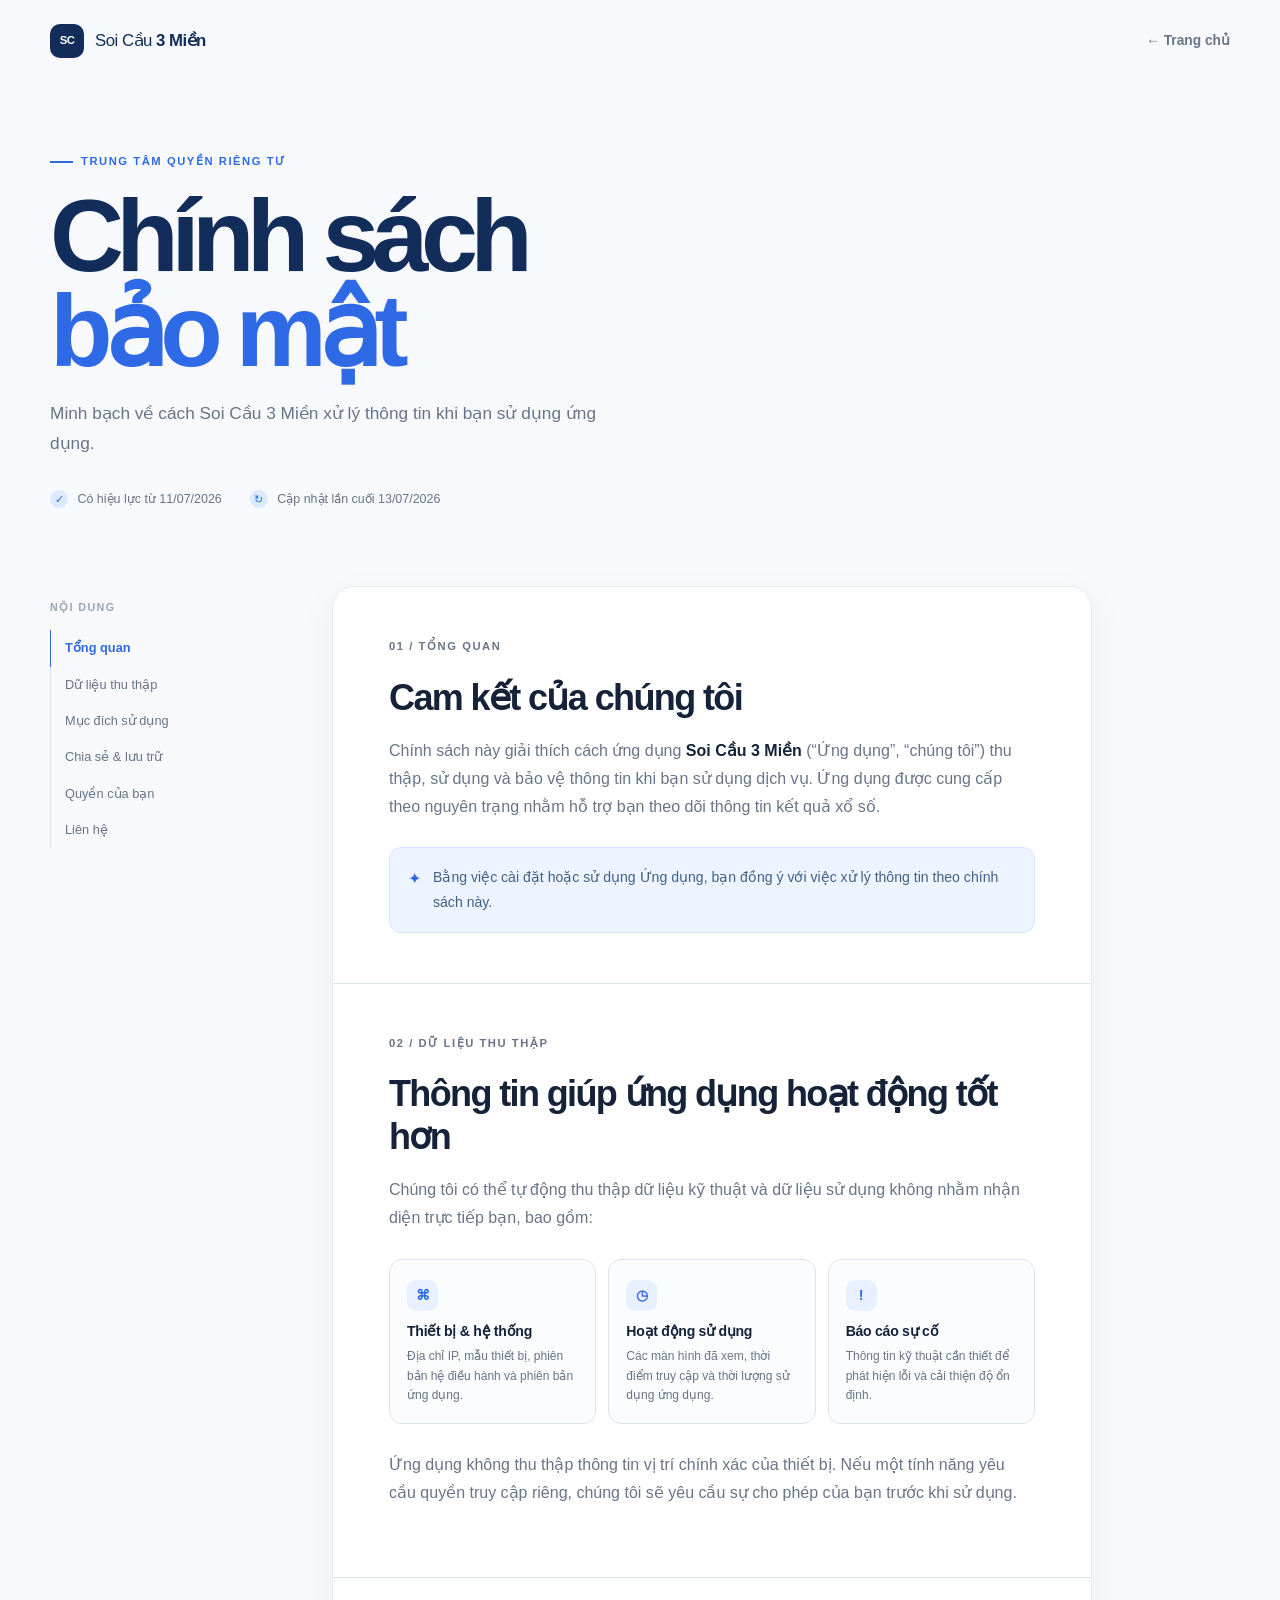
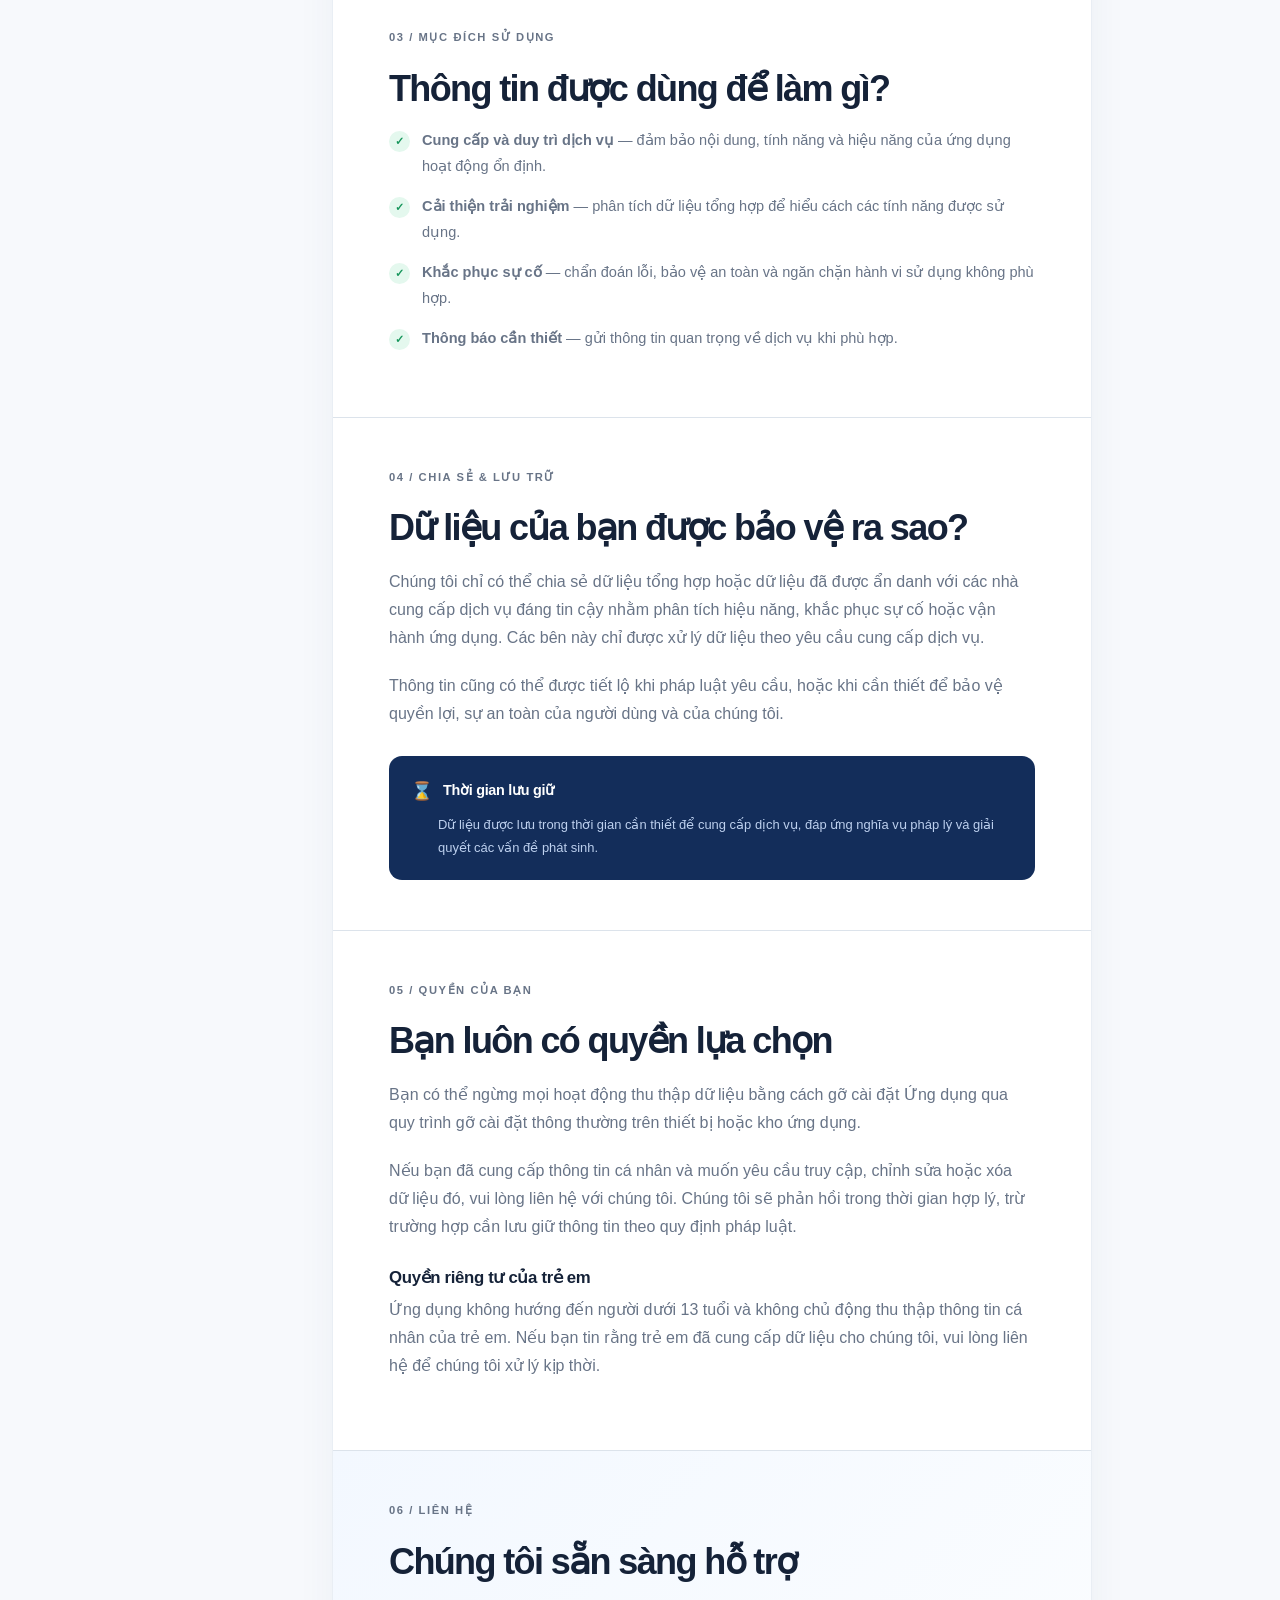
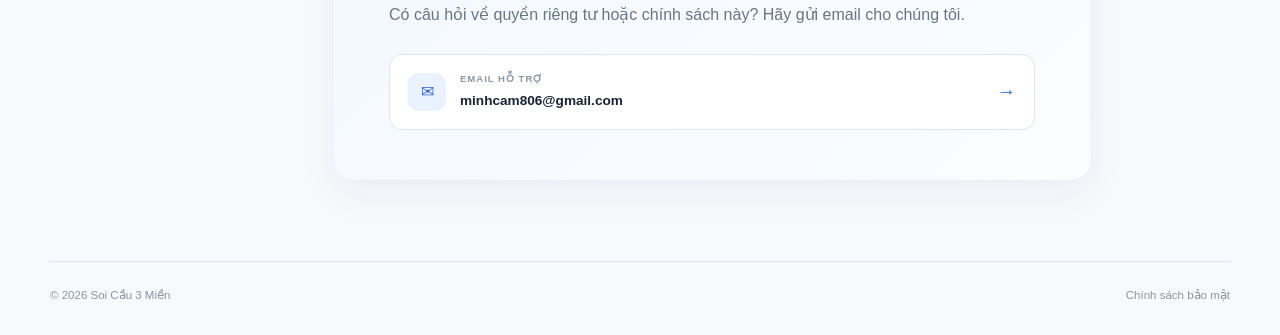
<file: privacy-policy.html>
<!doctype html>
<html lang="vi">
  <head>
    <meta charset="UTF-8" />
    <meta name="viewport" content="width=device-width, initial-scale=1.0" />
    <title>Chính sách bảo mật | Soi Cầu 3 Miền</title>
    <meta
      name="description"
      content="Chính sách bảo mật của ứng dụng Soi Cầu 3 Miền."
    />
    <link rel="icon" type="image/png" href="/favicon.png" />
    <link rel="stylesheet" href="main.css" />
    <link rel="stylesheet" href="https://fonts.cdnfonts.com/css/avo" />
  </head>
  <body class="policy-page">
    <nav class="policy-nav" aria-label="Điều hướng chính">
      <a
        class="brand"
        href="index.html"
        aria-label="Soi Cầu 3 Miền - Trang chủ"
      >
        <span class="brand-mark">SC</span><span>Soi Cầu <b>3 Miền</b></span>
      </a>
      <a class="back-link" href="index.html">← Trang chủ</a>
    </nav>

    <main class="policy-shell">
      <header class="policy-hero">
        <span class="eyebrow"><span></span> TRUNG TÂM QUYỀN RIÊNG TƯ</span>
        <h1>Chính sách<br /><em>bảo mật</em></h1>
        <p>
          Minh bạch về cách Soi Cầu 3 Miền xử lý thông tin khi bạn sử dụng ứng
          dụng.
        </p>
        <div class="policy-meta">
          <span><i>✓</i> Có hiệu lực từ 11/07/2026</span>
          <span><i>↻</i> Cập nhật lần cuối 13/07/2026</span>
        </div>
      </header>

      <div class="policy-layout">
        <aside class="policy-toc" aria-label="Mục lục">
          <p>NỘI DUNG</p>
          <a href="#overview" class="is-active">Tổng quan</a>
          <a href="#collection">Dữ liệu thu thập</a>
          <a href="#purpose">Mục đích sử dụng</a>
          <a href="#sharing">Chia sẻ &amp; lưu trữ</a>
          <a href="#rights">Quyền của bạn</a>
          <a href="#contact">Liên hệ</a>
        </aside>

        <article class="policy-content">
          <section id="overview">
            <p class="section-number">01 / TỔNG QUAN</p>
            <h2>Cam kết của chúng tôi</h2>
            <p>
              Chính sách này giải thích cách ứng dụng
              <strong>Soi Cầu 3 Miền</strong> (“Ứng dụng”, “chúng tôi”) thu
              thập, sử dụng và bảo vệ thông tin khi bạn sử dụng dịch vụ. Ứng
              dụng được cung cấp theo nguyên trạng nhằm hỗ trợ bạn theo dõi
              thông tin kết quả xổ số.
            </p>
            <div class="notice">
              <span>✦</span>
              <p>
                Bằng việc cài đặt hoặc sử dụng Ứng dụng, bạn đồng ý với việc xử
                lý thông tin theo chính sách này.
              </p>
            </div>
          </section>

          <section id="collection">
            <p class="section-number">02 / DỮ LIỆU THU THẬP</p>
            <h2>Thông tin giúp ứng dụng hoạt động tốt hơn</h2>
            <p>
              Chúng tôi có thể tự động thu thập dữ liệu kỹ thuật và dữ liệu sử
              dụng không nhằm nhận diện trực tiếp bạn, bao gồm:
            </p>
            <div class="data-grid">
              <div class="data-card">
                <span class="card-icon">⌘</span>
                <h3>Thiết bị &amp; hệ thống</h3>
                <p>
                  Địa chỉ IP, mẫu thiết bị, phiên bản hệ điều hành và phiên bản
                  ứng dụng.
                </p>
              </div>
              <div class="data-card">
                <span class="card-icon">◷</span>
                <h3>Hoạt động sử dụng</h3>
                <p>
                  Các màn hình đã xem, thời điểm truy cập và thời lượng sử dụng
                  ứng dụng.
                </p>
              </div>
              <div class="data-card">
                <span class="card-icon">!</span>
                <h3>Báo cáo sự cố</h3>
                <p>
                  Thông tin kỹ thuật cần thiết để phát hiện lỗi và cải thiện độ
                  ổn định.
                </p>
              </div>
            </div>
            <p>
              Ứng dụng không thu thập thông tin vị trí chính xác của thiết bị.
              Nếu một tính năng yêu cầu quyền truy cập riêng, chúng tôi sẽ yêu
              cầu sự cho phép của bạn trước khi sử dụng.
            </p>
          </section>

          <section id="purpose">
            <p class="section-number">03 / MỤC ĐÍCH SỬ DỤNG</p>
            <h2>Thông tin được dùng để làm gì?</h2>
            <ul class="check-list">
              <li>
                <span>✓</span>
                <p>
                  <b>Cung cấp và duy trì dịch vụ</b> — đảm bảo nội dung, tính
                  năng và hiệu năng của ứng dụng hoạt động ổn định.
                </p>
              </li>
              <li>
                <span>✓</span>
                <p>
                  <b>Cải thiện trải nghiệm</b> — phân tích dữ liệu tổng hợp để
                  hiểu cách các tính năng được sử dụng.
                </p>
              </li>
              <li>
                <span>✓</span>
                <p>
                  <b>Khắc phục sự cố</b> — chẩn đoán lỗi, bảo vệ an toàn và ngăn
                  chặn hành vi sử dụng không phù hợp.
                </p>
              </li>
              <li>
                <span>✓</span>
                <p>
                  <b>Thông báo cần thiết</b> — gửi thông tin quan trọng về dịch
                  vụ khi phù hợp.
                </p>
              </li>
            </ul>
          </section>

          <section id="sharing">
            <p class="section-number">04 / CHIA SẺ &amp; LƯU TRỮ</p>
            <h2>Dữ liệu của bạn được bảo vệ ra sao?</h2>
            <p>
              Chúng tôi chỉ có thể chia sẻ dữ liệu tổng hợp hoặc dữ liệu đã được
              ẩn danh với các nhà cung cấp dịch vụ đáng tin cậy nhằm phân tích
              hiệu năng, khắc phục sự cố hoặc vận hành ứng dụng. Các bên này chỉ
              được xử lý dữ liệu theo yêu cầu cung cấp dịch vụ.
            </p>
            <p>
              Thông tin cũng có thể được tiết lộ khi pháp luật yêu cầu, hoặc khi
              cần thiết để bảo vệ quyền lợi, sự an toàn của người dùng và của
              chúng tôi.
            </p>
            <div class="retention">
              <div>
                <span>⌛</span>
                <h3>Thời gian lưu giữ</h3>
              </div>
              <p>
                Dữ liệu được lưu trong thời gian cần thiết để cung cấp dịch vụ,
                đáp ứng nghĩa vụ pháp lý và giải quyết các vấn đề phát sinh.
              </p>
            </div>
          </section>

          <section id="rights">
            <p class="section-number">05 / QUYỀN CỦA BẠN</p>
            <h2>Bạn luôn có quyền lựa chọn</h2>
            <p>
              Bạn có thể ngừng mọi hoạt động thu thập dữ liệu bằng cách gỡ cài
              đặt Ứng dụng qua quy trình gỡ cài đặt thông thường trên thiết bị
              hoặc kho ứng dụng.
            </p>
            <p>
              Nếu bạn đã cung cấp thông tin cá nhân và muốn yêu cầu truy cập,
              chỉnh sửa hoặc xóa dữ liệu đó, vui lòng liên hệ với chúng tôi.
              Chúng tôi sẽ phản hồi trong thời gian hợp lý, trừ trường hợp cần
              lưu giữ thông tin theo quy định pháp luật.
            </p>
            <h3>Quyền riêng tư của trẻ em</h3>
            <p>
              Ứng dụng không hướng đến người dưới 13 tuổi và không chủ động thu
              thập thông tin cá nhân của trẻ em. Nếu bạn tin rằng trẻ em đã cung
              cấp dữ liệu cho chúng tôi, vui lòng liên hệ để chúng tôi xử lý kịp
              thời.
            </p>
          </section>

          <section id="contact" class="contact-section">
            <p class="section-number">06 / LIÊN HỆ</p>
            <h2>Chúng tôi sẵn sàng hỗ trợ</h2>
            <p>
              Có câu hỏi về quyền riêng tư hoặc chính sách này? Hãy gửi email
              cho chúng tôi.
            </p>
            <a class="email-card" href="mailto:minhcam806@gmail.com"
              ><span>✉</span>
              <div><small>EMAIL HỖ TRỢ</small><b>minhcam806@gmail.com</b></div>
              <i>→</i></a
            >
          </section>
        </article>
      </div>
    </main>
    <footer class="policy-footer">
      <span>© 2026 Soi Cầu 3 Miền</span><span>Chính sách bảo mật</span>
    </footer>
  </body>
</html>
</file>
<file: main.css>
* {
  margin: 0;
  padding: 0;
  box-sizing: border-box;
}

:root {
  /* Minimal Dark Theme Palette */
  --bg-primary: #121212;
  --bg-secondary: #1e1e1e;
  --text-primary: #ffffff;
  --text-secondary: #b3b3b3;
  --text-tertiary: #757575;
  --accent: #ffffff;
  --border-subtle: #333333;
  --hover-bg: rgba(255, 255, 255, 0.05);
}

body {
  font-family: "Avo", Arial, sans-serif;
  background: var(--bg-primary);
  color: var(--text-primary);
  line-height: 1.6;
  -webkit-font-smoothing: antialiased;
}

/* Typography */
h1,
h2,
h3,
h4,
h5,
h6 {
  font-family: "Avo", Arial, sans-serif;
  font-weight: 400;
  /* Bebas is naturally bold */
  margin-bottom: 0.5em;
  line-height: 1.1;
  letter-spacing: 0.02em;
}

h1 {
  font-size: clamp(3rem, 6vw, 5rem);
}

h2 {
  font-size: 2rem;
  margin-top: 2rem;
  color: var(--text-primary);
}

h3 {
  font-size: 1.5rem;
  margin-top: 1.5rem;
  color: var(--text-secondary);
}

p {
  margin-bottom: 1.5rem;
  color: var(--text-secondary);
}

ul,
ol {
  margin-bottom: 1.5rem;
  padding-left: 1.5rem;
  color: var(--text-secondary);
}

li {
  margin-bottom: 0.5rem;
}

a {
  color: var(--text-primary);
  text-decoration: none;
  transition: opacity 0.2s ease;
}

a:hover {
  opacity: 0.7;
}

/* Navigation */
nav {
  display: flex;
  justify-content: flex-end;
  padding: 2rem;
  gap: 2rem;
  position: absolute;
  top: 0;
  right: 0;
  width: 100%;
  z-index: 10;
}

nav a {
  font-size: 1rem;
  font-weight: 500;
  color: var(--text-secondary);
}

nav a:hover,
nav a.active {
  color: var(--text-primary);
}

/* Layout Containers */
.container {
  min-height: 100vh;
  display: flex;
  align-items: center;
  justify-content: center;
  padding: 2rem;
  position: relative;
}

.content-wrapper {
  display: grid;
  grid-template-columns: 1fr 1fr;
  gap: 4rem;
  max-width: 1200px;
  width: 100%;
  align-items: center;
}

/* Text Page Layout (Privacy Policy) */
.page-container {
  max-width: 800px;
  margin: 0 auto;
  padding: 8rem 2rem 4rem;
  /* Top padding clears nav */
}

.page-header {
  text-align: center;
  margin-bottom: 4rem;
  border-bottom: 1px solid var(--border-subtle);
  padding-bottom: 2rem;
}

.page-header p {
  font-size: 1.1rem;
  color: var(--text-tertiary);
}

.policy-content section {
  margin-bottom: 3rem;
}

/* Homepage Components */
.app-showcase {
  display: flex;
  justify-content: center;
  align-items: center;
  position: relative;
  width: 100%;
  max-width: 400px;
  margin: 0 auto;
  border-radius: 24px;
  border: 2px solid #04fab0;
  overflow: hidden;
  box-shadow: 0 20px 40px rgba(0, 0, 0, 0.5);
  /* Simple fade in */
  animation: fadeIn 1s ease-out forwards;
}

.app-demo-img,
.app-demo-lottie {
  width: 100%;
  display: block;
  transform: rotate(-5deg);
  /* Artistic tilt */
  transition: transform 0.5s cubic-bezier(0.2, 0.8, 0.2, 1);
}

.app-demo-img:hover,
.app-demo-lottie:hover {
  transform: rotate(0deg) scale(1.02);
}

.content {
  opacity: 0;
  animation: slideUp 0.8s ease-out 0.3s forwards;
}

.subtitle {
  font-size: clamp(1.2rem, 2vw, 1.5rem);
  color: var(--text-tertiary);
  margin-bottom: 3rem;
  font-family: "Avo", Arial, sans-serif;
}

.download-buttons {
  display: flex;
  gap: 1rem;
  margin-bottom: 3rem;
}

.download-btn {
  display: inline-flex;
  align-items: center;
  justify-content: center;
  gap: 0.8rem;
  padding: 1rem 1.5rem;
  border-radius: 12px;
  background: var(--bg-secondary);
  color: var(--text-primary);
  border: 2px solid transparent;
  font-weight: 500;
  transition: all 0.3s ease;
}

.download-btn:hover {
  background: var(--border-subtle);
  border-color: #2a6bff;
  transform: translateY(-2px);
}

.download-btn svg {
  width: 24px;
  height: 24px;
}

.footer-note {
  font-size: 0.9rem;
  color: var(--text-tertiary);
}

.footer-note a {
  border-bottom: 1px solid var(--border-subtle);
}

/* Animations */
@keyframes fadeIn {
  from {
    opacity: 0;
  }

  to {
    opacity: 1;
  }
}

@keyframes slideUp {
  from {
    opacity: 0;
    transform: translateY(20px);
  }

  to {
    opacity: 1;
    transform: translateY(0);
  }
}

/* Responsive */
@media (max-width: 768px) {
  .content-wrapper {
    grid-template-columns: 1fr;
    text-align: center;
    gap: 3rem;
  }

  .app-showcase {
    order: -1;
  }

  .download-buttons {
    justify-content: center;
    flex-direction: column;
    align-items: stretch;
  }

  nav {
    justify-content: center;
    background: rgba(18, 18, 18, 0.9);
    backdrop-filter: blur(10px);
  }
}

/* Privacy policy */
.policy-page {
  --ink: #152238;
  --muted: #687487;
  --line: #dce3eb;
  --navy: #132d5a;
  --blue: #2e6ae6;
  --sky: #edf4ff;
  background: #f7f9fc;
  color: var(--ink);
  font-family: "Avo", Arial, sans-serif;
  line-height: 1.75;
}

.policy-page * {
  box-sizing: border-box;
}
.policy-page p {
  color: var(--muted);
  margin: 0 0 1.25rem;
}
.policy-page a {
  color: inherit;
}
.policy-nav {
  position: relative;
  display: flex;
  align-items: center;
  justify-content: space-between;
  width: min(1180px, calc(100% - 48px));
  margin: 0 auto;
  padding: 24px 0;
}
.policy-nav .brand {
  display: inline-flex;
  align-items: center;
  gap: 11px;
  font-size: 1.05rem;
  color: var(--navy);
  letter-spacing: -0.03em;
}
.brand b {
  font-weight: 800;
}
.brand-mark {
  display: grid;
  place-items: center;
  width: 34px;
  height: 34px;
  border-radius: 10px;
  color: #fff;
  background: var(--navy);
  font-size: 0.71rem;
  font-weight: 800;
  letter-spacing: -0.06em;
}
.policy-nav .back-link {
  font-size: 0.86rem;
  font-weight: 600;
  color: var(--muted);
}
.policy-nav .back-link:hover {
  color: var(--blue);
  opacity: 1;
}
.policy-shell {
  width: min(1180px, calc(100% - 48px));
  margin: 0 auto;
}
.policy-hero {
  padding: 70px 0 76px;
  max-width: 760px;
}
.eyebrow,
.section-number {
  display: flex;
  align-items: center;
  gap: 8px;
  color: var(--blue);
  font-size: 0.7rem;
  font-weight: 800;
  letter-spacing: 0.14em;
}
.eyebrow span {
  width: 23px;
  height: 2px;
  background: currentColor;
}
.policy-hero h1 {
  margin: 16px 0 20px;
  color: var(--navy);
  font-size: clamp(3.25rem, 8vw, 6.5rem);
  font-weight: 800;
  line-height: 0.93;
  letter-spacing: -0.075em;
}
.policy-hero h1 em {
  color: var(--blue);
  font-style: normal;
}
.policy-hero > p {
  max-width: 590px;
  font-size: 1.08rem;
}
.policy-meta {
  display: flex;
  flex-wrap: wrap;
  gap: 12px 28px;
  margin-top: 30px;
  color: var(--muted);
  font-size: 0.78rem;
  font-weight: 500;
}
.policy-meta i {
  display: inline-grid;
  place-items: center;
  width: 18px;
  height: 18px;
  margin-right: 6px;
  border-radius: 50%;
  background: #dceaff;
  color: var(--blue);
  font-style: normal;
  font-size: 0.68rem;
}
.policy-layout {
  display: grid;
  grid-template-columns: 200px minmax(0, 760px);
  gap: 82px;
  align-items: start;
  padding-bottom: 80px;
}
.policy-toc {
  position: sticky;
  top: 24px;
  padding-top: 12px;
}
.policy-toc p {
  margin-bottom: 13px;
  color: #9aa5b5;
  font-size: 0.67rem;
  font-weight: 800;
  letter-spacing: 0.13em;
}
.policy-toc a {
  display: block;
  padding: 7px 0 7px 14px;
  border-left: 1px solid var(--line);
  color: var(--muted);
  font-size: 0.8rem;
}
.policy-toc a:hover,
.policy-toc a.is-active {
  border-color: var(--blue);
  color: var(--blue);
  font-weight: 700;
  opacity: 1;
}
.policy-content {
  background: #fff;
  border: 1px solid #e9eef4;
  border-radius: 22px;
  overflow: hidden;
  box-shadow: 0 14px 40px rgba(27, 53, 90, 0.05);
}
.policy-content section {
  padding: 50px 56px;
  margin: 0;
  border-bottom: 1px solid var(--line);
}
.policy-content section:last-child {
  border-bottom: 0;
}
.policy-content h2 {
  margin: 7px 0 18px;
  color: var(--ink);
  font-size: clamp(1.65rem, 3vw, 2.25rem);
  font-weight: 800;
  line-height: 1.18;
  letter-spacing: -0.045em;
}
.policy-content h3 {
  margin: 28px 0 9px;
  color: var(--ink);
  font-size: 1.05rem;
  font-weight: 800;
  letter-spacing: -0.02em;
}
.policy-content strong {
  color: var(--ink);
  font-weight: 700;
}
.notice {
  display: flex;
  gap: 12px;
  align-items: flex-start;
  margin-top: 26px;
  padding: 17px 18px;
  border: 1px solid #d6e5ff;
  border-radius: 12px;
  background: var(--sky);
}
.notice span {
  color: var(--blue);
  line-height: 1.75;
}
.notice p {
  margin: 0;
  color: #426086;
  font-size: 0.88rem;
}
.data-grid {
  display: grid;
  grid-template-columns: repeat(3, 1fr);
  gap: 12px;
  margin: 27px 0;
}
.data-card {
  padding: 20px 17px 17px;
  border: 1px solid var(--line);
  border-radius: 13px;
  background: #fbfcfe;
}
.card-icon {
  display: grid;
  place-items: center;
  width: 31px;
  height: 31px;
  margin-bottom: 13px;
  border-radius: 9px;
  background: #e8f0ff;
  color: var(--blue);
  font-size: 0.9rem;
  font-weight: 800;
}
.data-card h3 {
  margin: 0 0 7px;
  font-size: 0.88rem;
}
.data-card p {
  margin: 0;
  font-size: 0.75rem;
  line-height: 1.65;
}
.check-list {
  list-style: none;
  padding: 0;
  margin: 0;
}
.check-list li {
  display: flex;
  gap: 12px;
  margin: 0 0 15px;
}
.check-list span {
  display: grid;
  flex: 0 0 auto;
  place-items: center;
  width: 21px;
  height: 21px;
  margin-top: 3px;
  border-radius: 50%;
  background: #e4f8ee;
  color: #15955a;
  font-size: 0.7rem;
  font-weight: 800;
}
.check-list p {
  margin: 0;
  font-size: 0.91rem;
}
.retention {
  margin-top: 28px;
  padding: 20px 22px;
  border-radius: 13px;
  background: var(--navy);
}
.retention > div {
  display: flex;
  align-items: center;
  gap: 10px;
}
.retention span {
  color: #9dc2ff;
  font-size: 1.1rem;
}
.retention h3 {
  margin: 0;
  color: #fff;
  font-size: 0.9rem;
}
.retention p {
  margin: 8px 0 0 27px;
  color: #bdd0ee;
  font-size: 0.81rem;
}
.contact-section {
  background: linear-gradient(135deg, #f3f8ff, #fbfdff);
}
.email-card {
  display: flex;
  align-items: center;
  gap: 14px;
  margin-top: 25px;
  padding: 16px 18px;
  border: 1px solid #d8e6fb;
  border-radius: 13px;
  background: #fff;
  transition:
    transform 0.2s,
    box-shadow 0.2s;
}
.email-card:hover {
  opacity: 1;
  transform: translateY(-2px);
  box-shadow: 0 7px 18px rgba(33, 80, 147, 0.1);
}
.email-card > span {
  display: grid;
  place-items: center;
  width: 38px;
  height: 38px;
  border-radius: 10px;
  background: #eaf2ff;
  color: var(--blue);
}
.email-card div {
  display: grid;
  gap: 1px;
}
.email-card small {
  color: #8b98a9;
  font-size: 0.6rem;
  font-weight: 800;
  letter-spacing: 0.1em;
}
.email-card b {
  color: var(--ink);
  font-size: 0.85rem;
}
.email-card i {
  margin-left: auto;
  color: var(--blue);
  font-size: 1.2rem;
  font-style: normal;
}
.policy-footer {
  display: flex;
  justify-content: space-between;
  width: min(1180px, calc(100% - 48px));
  margin: 0 auto;
  padding: 23px 0 30px;
  border-top: 1px solid var(--line);
  color: #8995a5;
  font-size: 0.72rem;
}
@media (max-width: 820px) {
  .policy-layout {
    grid-template-columns: 1fr;
    gap: 28px;
  }
  .policy-toc {
    position: static;
    display: flex;
    flex-wrap: wrap;
    gap: 8px;
    padding: 0;
  }
  .policy-toc p {
    width: 100%;
  }
  .policy-toc a {
    padding: 5px 10px;
    border: 1px solid var(--line);
    border-radius: 20px;
  }
  .policy-toc a.is-active {
    border-color: var(--blue);
  }
  .policy-content {
    width: 100%;
  }
}
@media (max-width: 560px) {
  .policy-nav,
  .policy-shell,
  .policy-footer {
    width: min(100% - 32px, 1180px);
  }
  .policy-nav {
    padding: 17px 0;
  }
  .policy-nav .back-link {
    font-size: 0.75rem;
  }
  .policy-hero {
    padding: 50px 0 48px;
  }
  .policy-hero h1 {
    font-size: 3.35rem;
  }
  .policy-hero > p {
    font-size: 0.95rem;
  }
  .policy-meta {
    display: grid;
    gap: 8px;
  }
  .policy-content {
    border-radius: 16px;
  }
  .policy-content section {
    padding: 35px 23px;
  }
  .data-grid {
    grid-template-columns: 1fr;
  }
  .data-card {
    padding: 16px;
  }
  .policy-footer {
    gap: 8px;
    font-size: 0.64rem;
  }
}
</file>
